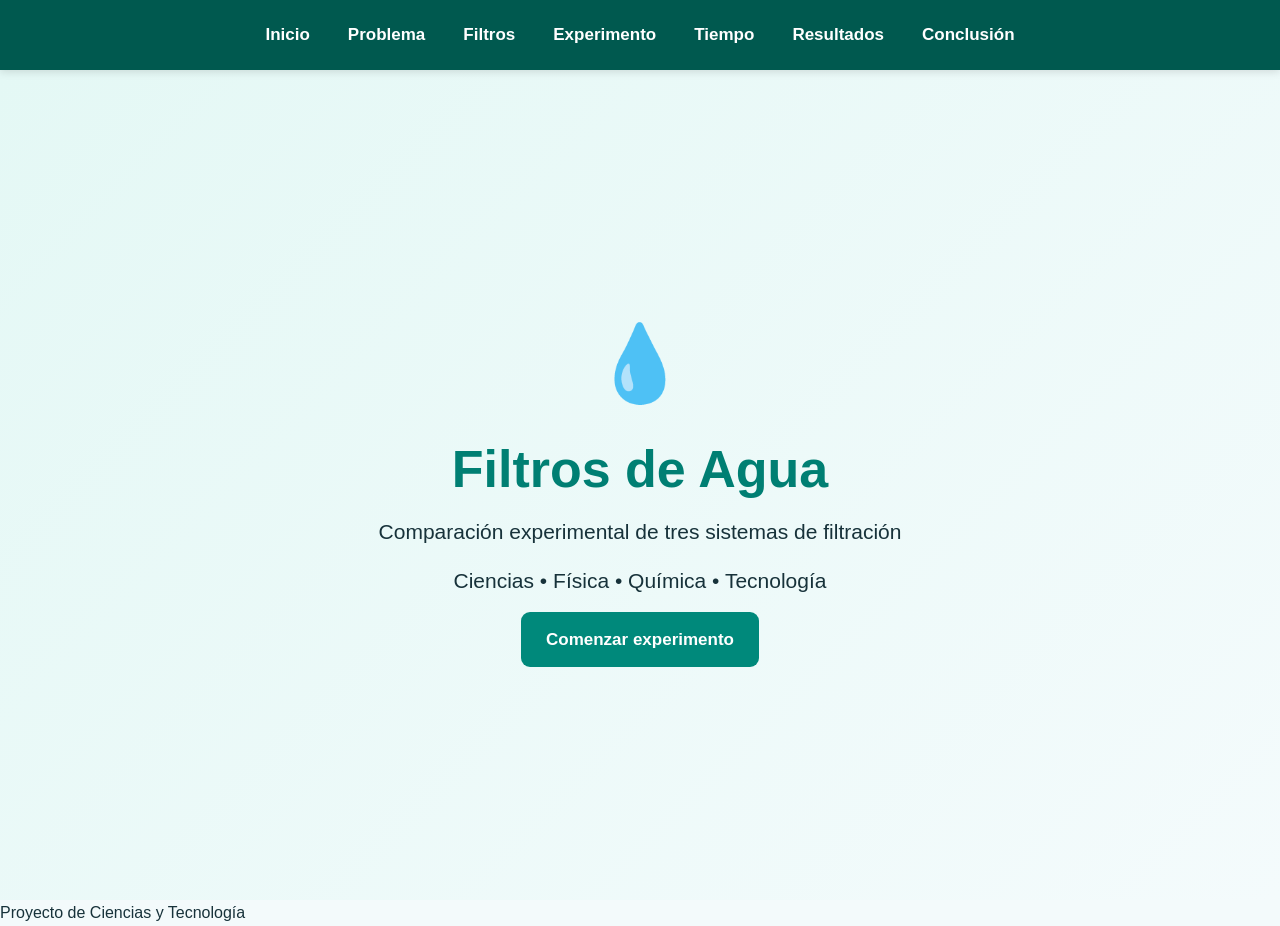
<file: index.html>
<!DOCTYPE html>

<html lang="es">

<head>

<meta charset="UTF-8">

<meta name="viewport"
content="width=device-width, initial-scale=1.0">

<title>Filtros de Agua</title>

<link rel="stylesheet" href="estilos.css">

</head>


<body>


<nav>

<a href="index.html">Inicio</a>

<a href="problema.html">Problema</a>

<a href="filtros.html">Filtros</a>

<a href="experimento.html">Experimento</a>

<a href="tiempo.html">Tiempo</a>

<a href="resultados.html">Resultados</a>

<a href="conclusion.html">Conclusión</a>

</nav>


<div class="hero">

<div>

<div class="gota">💧</div>

<h1>Filtros de Agua</h1>

<p>
Comparación experimental de tres sistemas de filtración
</p>

<p>
Ciencias • Física • Química • Tecnología
</p>

<a class="boton" href="problema.html">
Comenzar experimento
</a>

</div>

</div>


<footer>

Proyecto de Ciencias y Tecnología

</footer>


</body>

</html>
</file>
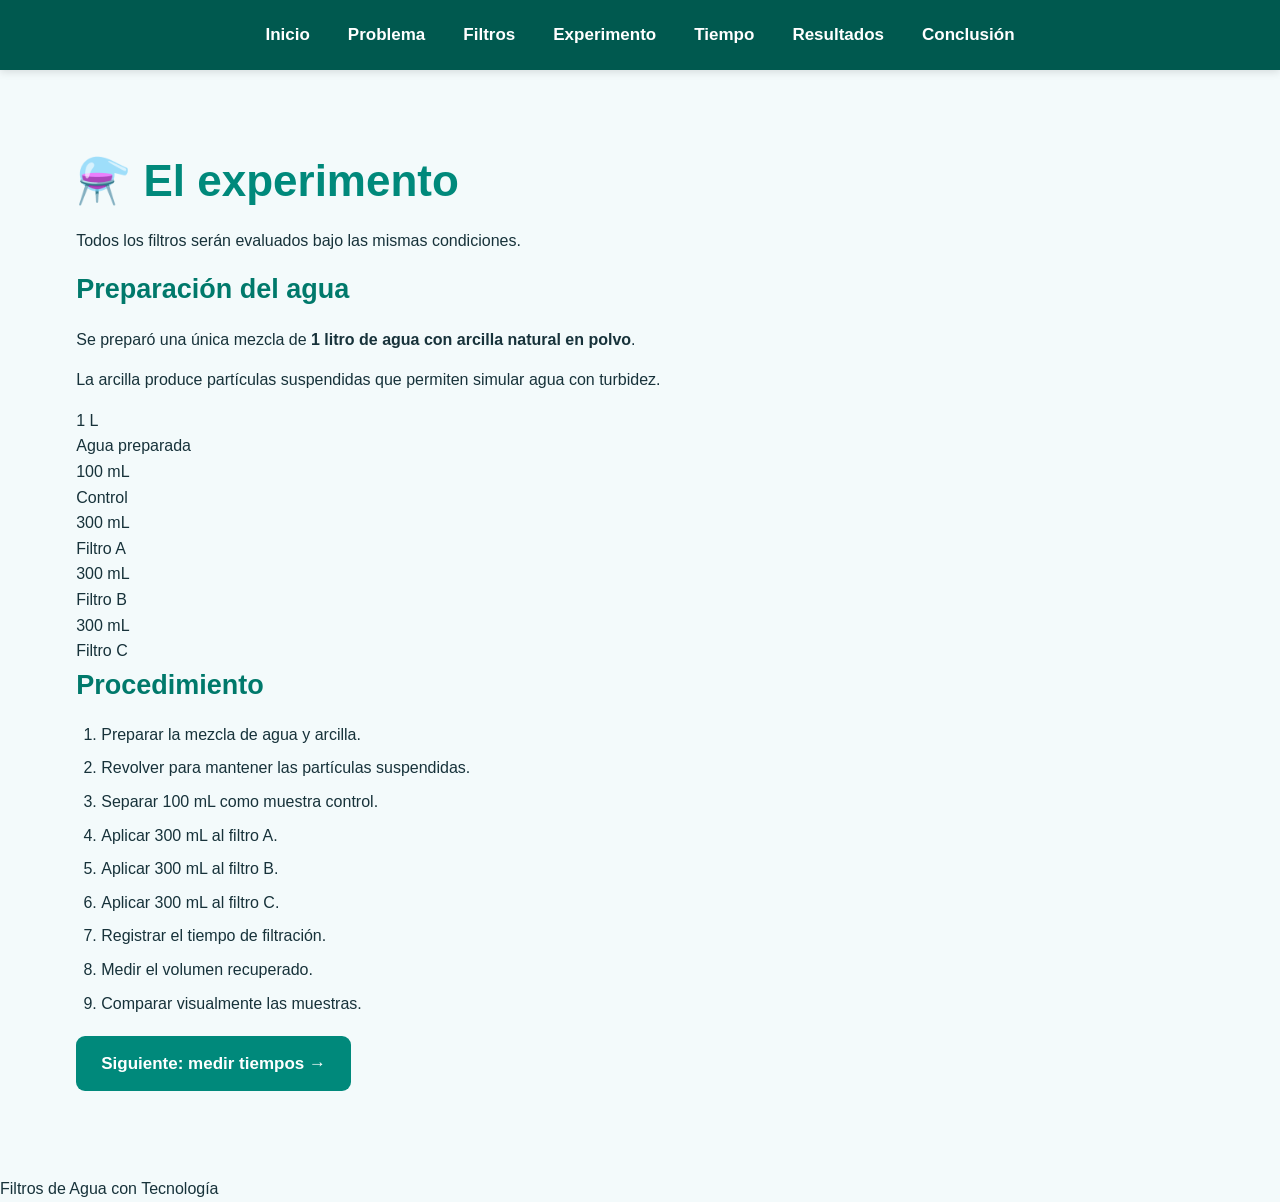
<file: experimento.html>
<!DOCTYPE html>

<html lang="es">

<head>

<meta charset="UTF-8">

<title>Experimento</title>

<link rel="stylesheet" href="estilos.css">

</head>


<body>


<nav>

<a href="index.html">Inicio</a>
<a href="problema.html">Problema</a>
<a href="filtros.html">Filtros</a>
<a href="experimento.html">Experimento</a>
<a href="tiempo.html">Tiempo</a>
<a href="resultados.html">Resultados</a>
<a href="conclusion.html">Conclusión</a>

</nav>


<div class="contenedor">


<div class="titulo-pagina">

<h1>⚗️ El experimento</h1>

<p>
Todos los filtros serán evaluados
bajo las mismas condiciones.
</p>

</div>


<h2>Preparación del agua</h2>

<p>

Se preparó una única mezcla de
<strong>1 litro de agua con arcilla natural en polvo</strong>.

</p>

<p>

La arcilla produce partículas suspendidas
que permiten simular agua con turbidez.

</p>


<div class="datos">


<div class="dato">

<div class="numero">1 L</div>

Agua preparada

</div>


<div class="dato">

<div class="numero">100 mL</div>

Control

</div>


<div class="dato">

<div class="numero">300 mL</div>

Filtro A

</div>


<div class="dato">

<div class="numero">300 mL</div>

Filtro B

</div>


<div class="dato">

<div class="numero">300 mL</div>

Filtro C

</div>


</div>


<h2>Procedimiento</h2>

<ol>

<li>
Preparar la mezcla de agua y arcilla.
</li>

<li>
Revolver para mantener las partículas suspendidas.
</li>

<li>
Separar 100 mL como muestra control.
</li>

<li>
Aplicar 300 mL al filtro A.
</li>

<li>
Aplicar 300 mL al filtro B.
</li>

<li>
Aplicar 300 mL al filtro C.
</li>

<li>
Registrar el tiempo de filtración.
</li>

<li>
Medir el volumen recuperado.
</li>

<li>
Comparar visualmente las muestras.
</li>

</ol>


<a class="boton" href="tiempo.html">
Siguiente: medir tiempos →
</a>


</div>


<footer>

Filtros de Agua con Tecnología

</footer>


</body>

</html>
</file>
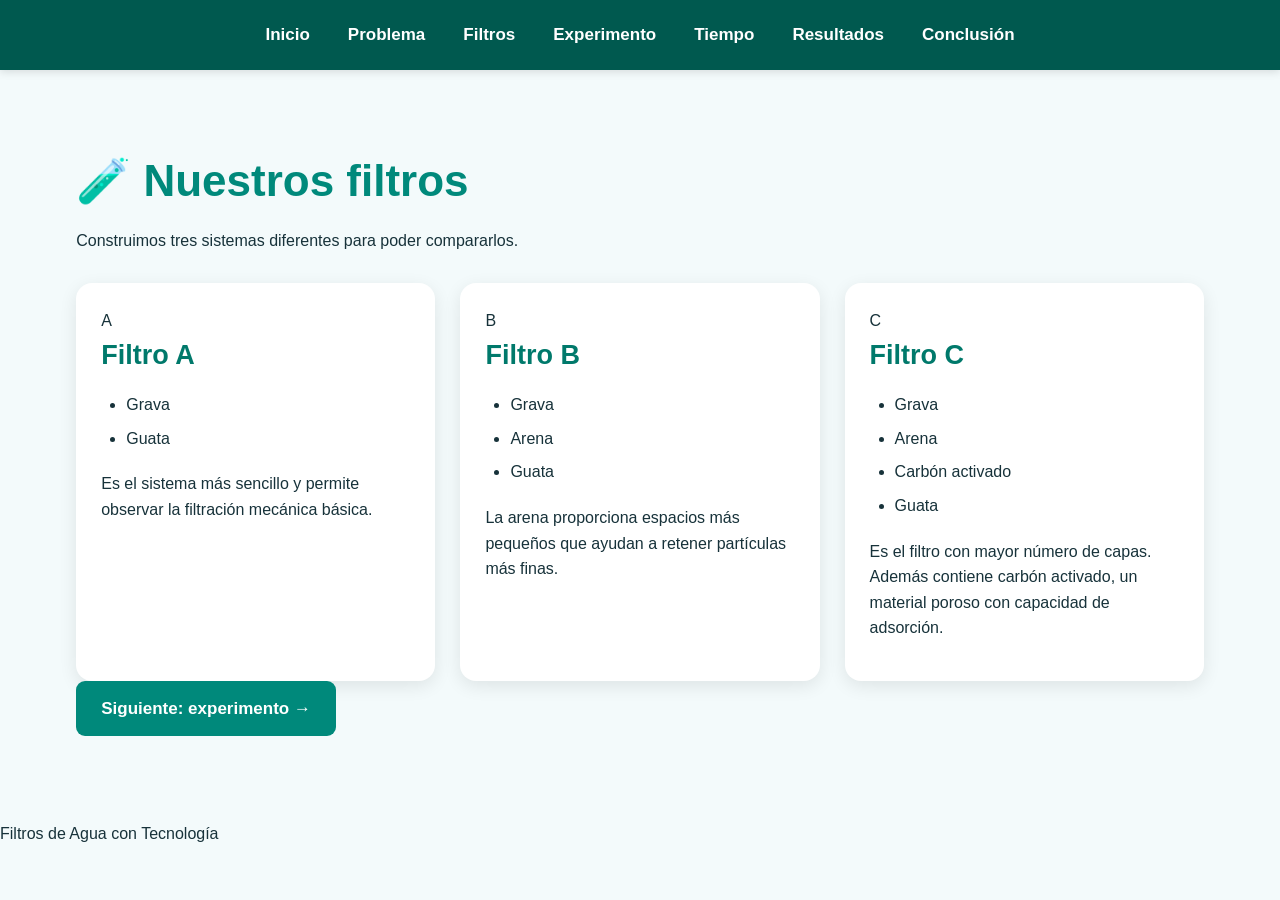
<file: filtros.html>
<!DOCTYPE html>

<html lang="es">

<head>

<meta charset="UTF-8">

<title>Nuestros filtros</title>

<link rel="stylesheet" href="estilos.css">

</head>


<body>


<nav>

<a href="index.html">Inicio</a>
<a href="problema.html">Problema</a>
<a href="filtros.html">Filtros</a>
<a href="experimento.html">Experimento</a>
<a href="tiempo.html">Tiempo</a>
<a href="resultados.html">Resultados</a>
<a href="conclusion.html">Conclusión</a>

</nav>


<div class="contenedor">


<div class="titulo-pagina">

<h1>🧪 Nuestros filtros</h1>

<p>
Construimos tres sistemas diferentes
para poder compararlos.
</p>

</div>


<div class="tarjetas">


<div class="tarjeta">

<div class="letra">A</div>

<h2>Filtro A</h2>

<ul>

<li>Grava</li>
<li>Guata</li>

</ul>

<p>

Es el sistema más sencillo y permite
observar la filtración mecánica básica.

</p>

</div>


<div class="tarjeta">

<div class="letra">B</div>

<h2>Filtro B</h2>

<ul>

<li>Grava</li>
<li>Arena</li>
<li>Guata</li>

</ul>

<p>

La arena proporciona espacios más pequeños
que ayudan a retener partículas más finas.

</p>

</div>


<div class="tarjeta">

<div class="letra">C</div>

<h2>Filtro C</h2>

<ul>

<li>Grava</li>
<li>Arena</li>
<li>Carbón activado</li>
<li>Guata</li>

</ul>

<p>

Es el filtro con mayor número de capas.
Además contiene carbón activado,
un material poroso con capacidad de adsorción.

</p>

</div>


</div>


<a class="boton" href="experimento.html">
Siguiente: experimento →
</a>


</div>


<footer>

Filtros de Agua con Tecnología

</footer>


</body>

</html>
</file>
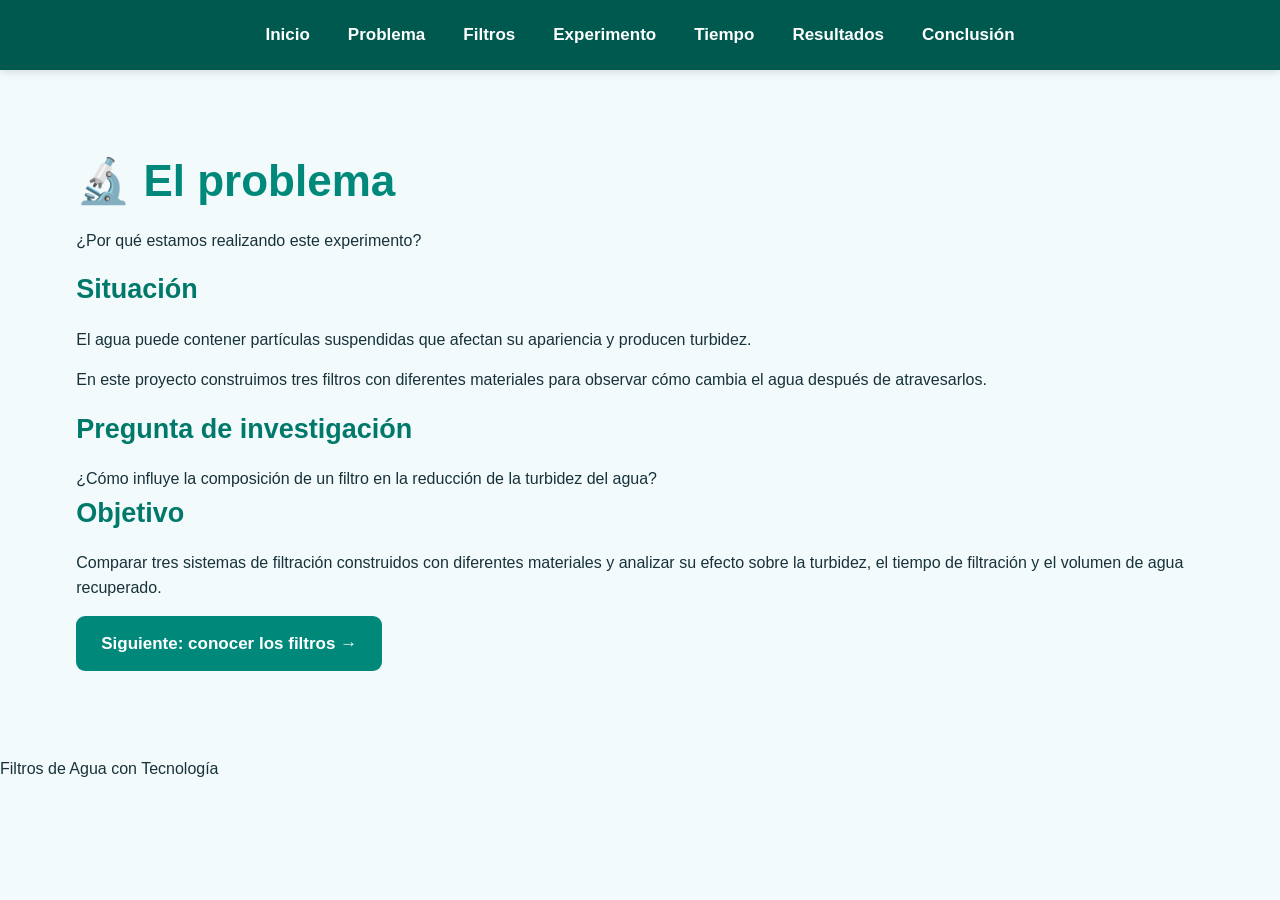
<file: problema.html>
<!DOCTYPE html>

<html lang="es">

<head>

<meta charset="UTF-8">

<title>El problema</title>

<link rel="stylesheet" href="estilos.css">

</head>


<body>


<nav>

<a href="index.html">Inicio</a>
<a href="problema.html">Problema</a>
<a href="filtros.html">Filtros</a>
<a href="experimento.html">Experimento</a>
<a href="tiempo.html">Tiempo</a>
<a href="resultados.html">Resultados</a>
<a href="conclusion.html">Conclusión</a>

</nav>


<div class="contenedor">

<div class="titulo-pagina">

<h1>🔬 El problema</h1>

<p>
¿Por qué estamos realizando este experimento?
</p>

</div>


<h2>Situación</h2>

<p>

El agua puede contener partículas suspendidas
que afectan su apariencia y producen turbidez.

</p>

<p>

En este proyecto construimos tres filtros
con diferentes materiales para observar
cómo cambia el agua después de atravesarlos.

</p>


<h2>Pregunta de investigación</h2>

<div class="pregunta">

¿Cómo influye la composición de un filtro
en la reducción de la turbidez del agua?

</div>


<h2>Objetivo</h2>

<p>

Comparar tres sistemas de filtración construidos
con diferentes materiales y analizar su efecto
sobre la turbidez, el tiempo de filtración
y el volumen de agua recuperado.

</p>


<a class="boton" href="filtros.html">
Siguiente: conocer los filtros →
</a>


</div>


<footer>

Filtros de Agua con Tecnología

</footer>


</body>

</html>
</file>
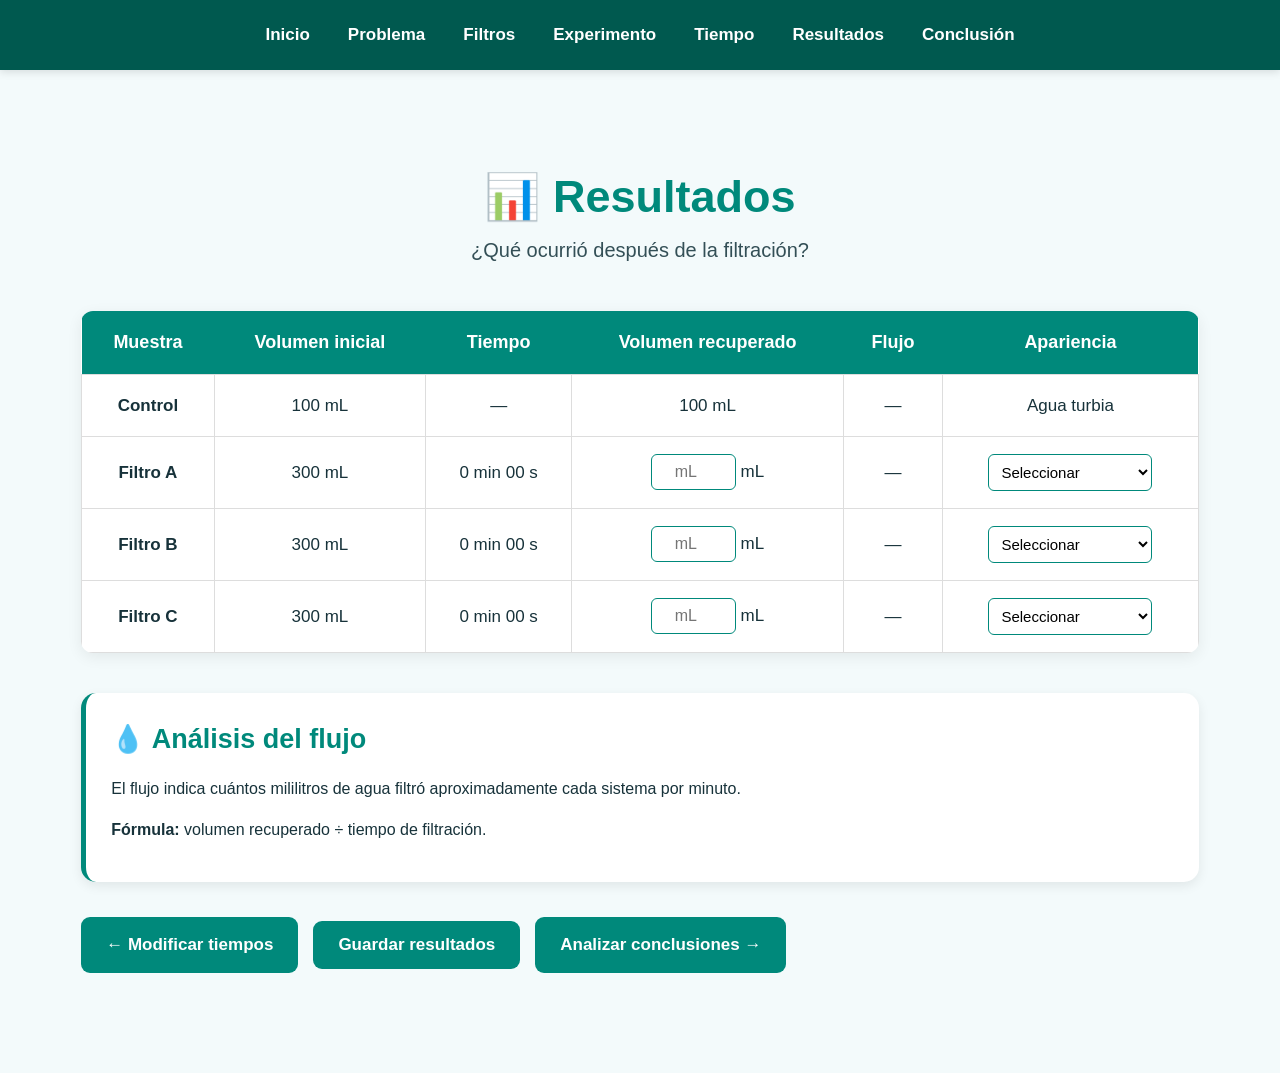
<file: resultados.html>
<!DOCTYPE html>
<html lang="es">
<head>
    <meta charset="UTF-8">
    <meta name="viewport" content="width=device-width, initial-scale=1.0">

    <title>Resultados</title>

    <link rel="stylesheet" href="estilos.css">

    <style>

        .contenedor-resultados {
            max-width: 1200px;
            margin: 70px auto;
            padding: 30px;
        }

        .titulo-resultados {
            text-align: center;
            color: #00897b;
            font-size: 45px;
            margin-bottom: 10px;
        }

        .subtitulo {
            text-align: center;
            font-size: 20px;
            margin-bottom: 45px;
        }

        .tabla-resultados {
            width: 100%;
            border-collapse: collapse;
            background: white;
            margin-top: 20px;
        }

        .tabla-resultados th {
            background: #00897b;
            color: white;
            padding: 17px;
            font-size: 18px;
        }

        .tabla-resultados td {
            padding: 17px;
            text-align: center;
            border: 1px solid #ddd;
            font-size: 17px;
        }

        .entrada-volumen {
            width: 85px;
            padding: 8px;
            text-align: center;
            border: 1px solid #00897b;
            border-radius: 6px;
            font-size: 16px;
        }

        .apariencia {
            padding: 8px;
            border: 1px solid #00897b;
            border-radius: 6px;
            font-size: 15px;
        }

        .botones {
            margin-top: 35px;
            display: flex;
            gap: 15px;
            flex-wrap: wrap;
        }

        .boton {
            display: inline-block;
            background: #00897b;
            color: white;
            border: none;
            padding: 14px 25px;
            border-radius: 9px;
            font-size: 17px;
            cursor: pointer;
            text-decoration: none;
        }

        .boton:hover {
            background: #00695c;
        }

        .resumen {
            margin-top: 40px;
            background: white;
            border-radius: 15px;
            padding: 25px;
            box-shadow: 0 4px 12px rgba(0,0,0,0.08);
        }

        .resumen h2 {
            color: #00897b;
        }

        @media(max-width:800px) {

            .contenedor-resultados {
                overflow-x: auto;
            }

            .tabla-resultados {
                min-width: 900px;
            }
        }

    </style>
</head>


<body>

<nav>
    <a href="index.html">Inicio</a>
    <a href="problema.html">Problema</a>
    <a href="filtros.html">Filtros</a>
    <a href="experimento.html">Experimento</a>
    <a href="tiempo.html">Tiempo</a>
    <a href="resultados.html">Resultados</a>
    <a href="conclusion.html">Conclusión</a>
</nav>


<main class="contenedor-resultados">

    <h1 class="titulo-resultados">📊 Resultados</h1>

    <p class="subtitulo">
        ¿Qué ocurrió después de la filtración?
    </p>


    <table class="tabla-resultados">

        <thead>
            <tr>
                <th>Muestra</th>
                <th>Volumen inicial</th>
                <th>Tiempo</th>
                <th>Volumen recuperado</th>
                <th>Flujo</th>
                <th>Apariencia</th>
            </tr>
        </thead>

        <tbody>

            <tr>
                <td><strong>Control</strong></td>
                <td>100 mL</td>
                <td>—</td>
                <td>100 mL</td>
                <td>—</td>
                <td>Agua turbia</td>
            </tr>


            <tr>
                <td><strong>Filtro A</strong></td>

                <td>300 mL</td>

                <td id="tiempoA">—</td>

                <td>
                    <input
                    class="entrada-volumen"
                    type="number"
                    id="volA"
                    placeholder="mL"
                    oninput="actualizarResultados()">
                    mL
                </td>

                <td id="flujoA">—</td>

                <td>
                    <select
                    class="apariencia"
                    id="aparienciaA"
                    onchange="guardarResultados()">

                        <option value="">Seleccionar</option>
                        <option>Muy turbia</option>
                        <option>Turbia</option>
                        <option>Ligeramente turbia</option>
                        <option>Más clara</option>
                        <option>Muy clara</option>

                    </select>
                </td>
            </tr>


            <tr>
                <td><strong>Filtro B</strong></td>

                <td>300 mL</td>

                <td id="tiempoB">—</td>

                <td>
                    <input
                    class="entrada-volumen"
                    type="number"
                    id="volB"
                    placeholder="mL"
                    oninput="actualizarResultados()">
                    mL
                </td>

                <td id="flujoB">—</td>

                <td>
                    <select
                    class="apariencia"
                    id="aparienciaB"
                    onchange="guardarResultados()">

                        <option value="">Seleccionar</option>
                        <option>Muy turbia</option>
                        <option>Turbia</option>
                        <option>Ligeramente turbia</option>
                        <option>Más clara</option>
                        <option>Muy clara</option>

                    </select>
                </td>
            </tr>


            <tr>
                <td><strong>Filtro C</strong></td>

                <td>300 mL</td>

                <td id="tiempoC">—</td>

                <td>
                    <input
                    class="entrada-volumen"
                    type="number"
                    id="volC"
                    placeholder="mL"
                    oninput="actualizarResultados()">
                    mL
                </td>

                <td id="flujoC">—</td>

                <td>
                    <select
                    class="apariencia"
                    id="aparienciaC"
                    onchange="guardarResultados()">

                        <option value="">Seleccionar</option>
                        <option>Muy turbia</option>
                        <option>Turbia</option>
                        <option>Ligeramente turbia</option>
                        <option>Más clara</option>
                        <option>Muy clara</option>

                    </select>
                </td>
            </tr>

        </tbody>

    </table>


    <div class="resumen">

        <h2>💧 Análisis del flujo</h2>

        <p>
            El flujo indica cuántos mililitros de agua filtró
            aproximadamente cada sistema por minuto.
        </p>

        <p>
            <strong>Fórmula:</strong>
            volumen recuperado ÷ tiempo de filtración.
        </p>

    </div>


    <div class="botones">

        <a href="tiempo.html" class="boton">
            ← Modificar tiempos
        </a>

        <button class="boton" onclick="guardarResultados()">
            Guardar resultados
        </button>

        <a href="conclusion.html" class="boton">
            Analizar conclusiones →
        </a>

    </div>

</main>


<script>

/* -------------------------
   RECUPERAR LOS TIEMPOS
-------------------------- */

const tiemposGuardados =
    JSON.parse(localStorage.getItem("tiemposFiltros")) || {};


function mostrarTiempo(minutos, segundos) {

    minutos = Number(minutos || 0);
    segundos = Number(segundos || 0);

    return minutos + " min " +
           segundos.toString().padStart(2, "0") +
           " s";
}


document.getElementById("tiempoA").textContent =
    mostrarTiempo(
        tiemposGuardados.minA,
        tiemposGuardados.segA
    );


document.getElementById("tiempoB").textContent =
    mostrarTiempo(
        tiemposGuardados.minB,
        tiemposGuardados.segB
    );


document.getElementById("tiempoC").textContent =
    mostrarTiempo(
        tiemposGuardados.minC,
        tiemposGuardados.segC
    );


/* -------------------------
   CALCULAR FLUJO
-------------------------- */

function calcularFlujo(volumen, minutos, segundos) {

    volumen = Number(volumen);

    let tiempoSegundos =
        Number(minutos || 0) * 60 +
        Number(segundos || 0);

    if (!volumen || tiempoSegundos <= 0) {
        return "—";
    }

    let tiempoMinutos =
        tiempoSegundos / 60;

    let flujo =
        volumen / tiempoMinutos;

    return flujo.toFixed(1) + " mL/min";
}


/* -------------------------
   ACTUALIZAR RESULTADOS
-------------------------- */

function actualizarResultados() {

    let volA =
        document.getElementById("volA").value;

    let volB =
        document.getElementById("volB").value;

    let volC =
        document.getElementById("volC").value;


    document.getElementById("flujoA").textContent =
        calcularFlujo(
            volA,
            tiemposGuardados.minA,
            tiemposGuardados.segA
        );


    document.getElementById("flujoB").textContent =
        calcularFlujo(
            volB,
            tiemposGuardados.minB,
            tiemposGuardados.segB
        );


    document.getElementById("flujoC").textContent =
        calcularFlujo(
            volC,
            tiemposGuardados.minC,
            tiemposGuardados.segC
        );


    guardarResultados();
}


/* -------------------------
   GUARDAR RESULTADOS
-------------------------- */

function guardarResultados() {

    const resultados = {

        volA:
            document.getElementById("volA").value,

        volB:
            document.getElementById("volB").value,

        volC:
            document.getElementById("volC").value,

        aparienciaA:
            document.getElementById("aparienciaA").value,

        aparienciaB:
            document.getElementById("aparienciaB").value,

        aparienciaC:
            document.getElementById("aparienciaC").value
    };

    localStorage.setItem(
        "resultadosFiltros",
        JSON.stringify(resultados)
    );
}


/* -------------------------
   RECUPERAR RESULTADOS
-------------------------- */

window.onload = function() {

    const guardados =
        JSON.parse(
            localStorage.getItem("resultadosFiltros")
        );

    if (guardados) {

        document.getElementById("volA").value =
            guardados.volA || "";

        document.getElementById("volB").value =
            guardados.volB || "";

        document.getElementById("volC").value =
            guardados.volC || "";

        document.getElementById("aparienciaA").value =
            guardados.aparienciaA || "";

        document.getElementById("aparienciaB").value =
            guardados.aparienciaB || "";

        document.getElementById("aparienciaC").value =
            guardados.aparienciaC || "";
    }

    actualizarResultados();
};

</script>

</body>
</html>
</file>
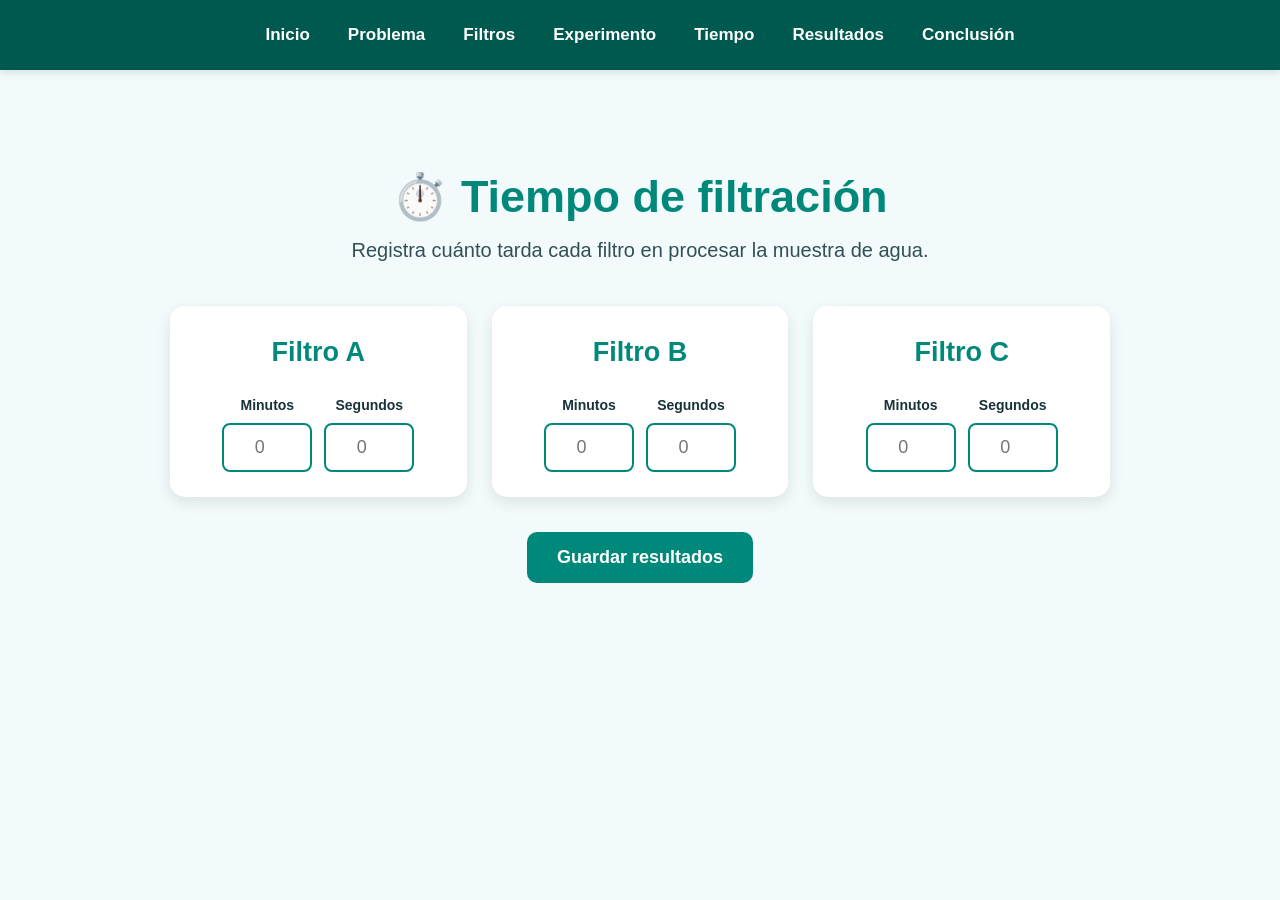
<file: tiempo.html>
<!DOCTYPE html>
<html lang="es">
<head>
    <meta charset="UTF-8">
    <meta name="viewport" content="width=device-width, initial-scale=1.0">
    <title>Tiempo de filtración</title>
    <link rel="stylesheet" href="estilos.css">

    <style>
        .contenedor-tiempo {
            max-width: 1000px;
            margin: 70px auto;
            padding: 30px;
        }

        .titulo-tiempo {
            text-align: center;
            color: #00897b;
            font-size: 45px;
            margin-bottom: 10px;
        }

        .subtitulo {
            text-align: center;
            font-size: 20px;
            margin-bottom: 40px;
        }

        .tarjetas-tiempo {
            display: grid;
            grid-template-columns: repeat(3, 1fr);
            gap: 25px;
        }

        .tarjeta-tiempo {
            background: white;
            border-radius: 15px;
            padding: 25px;
            box-shadow: 0 5px 15px rgba(0,0,0,0.10);
            text-align: center;
        }

        .tarjeta-tiempo h2 {
            color: #00897b;
        }

        .campos-tiempo {
            display: flex;
            justify-content: center;
            gap: 12px;
            margin-top: 20px;
        }

        .campo {
            display: flex;
            flex-direction: column;
        }

        .campo label {
            font-size: 14px;
            margin-bottom: 6px;
        }

        .campo input {
            width: 90px;
            padding: 12px;
            font-size: 18px;
            text-align: center;
            border: 2px solid #00897b;
            border-radius: 8px;
        }

        .botonera {
            text-align: center;
            margin-top: 35px;
        }

        .boton-guardar {
            background: #00897b;
            color: white;
            border: none;
            padding: 15px 30px;
            font-size: 18px;
            border-radius: 10px;
            cursor: pointer;
        }

        .boton-guardar:hover {
            background: #00695c;
        }

        #mensaje {
            text-align: center;
            color: #00796b;
            font-weight: bold;
            margin-top: 20px;
            font-size: 18px;
        }

        @media (max-width: 800px) {
            .tarjetas-tiempo {
                grid-template-columns: 1fr;
            }
        }
    </style>
</head>

<body>

<nav>
    <a href="index.html">Inicio</a>
    <a href="problema.html">Problema</a>
    <a href="filtros.html">Filtros</a>
    <a href="experimento.html">Experimento</a>
    <a href="tiempo.html">Tiempo</a>
    <a href="resultados.html">Resultados</a>
    <a href="conclusion.html">Conclusión</a>
</nav>

<main class="contenedor-tiempo">

    <h1 class="titulo-tiempo">⏱️ Tiempo de filtración</h1>

    <p class="subtitulo">
        Registra cuánto tarda cada filtro en procesar la muestra de agua.
    </p>

    <div class="tarjetas-tiempo">

        <div class="tarjeta-tiempo">
            <h2>Filtro A</h2>

            <div class="campos-tiempo">
                <div class="campo">
                    <label>Minutos</label>
                    <input type="number" id="minA" min="0" placeholder="0">
                </div>

                <div class="campo">
                    <label>Segundos</label>
                    <input type="number" id="segA" min="0" max="59" placeholder="0">
                </div>
            </div>
        </div>

        <div class="tarjeta-tiempo">
            <h2>Filtro B</h2>

            <div class="campos-tiempo">
                <div class="campo">
                    <label>Minutos</label>
                    <input type="number" id="minB" min="0" placeholder="0">
                </div>

                <div class="campo">
                    <label>Segundos</label>
                    <input type="number" id="segB" min="0" max="59" placeholder="0">
                </div>
            </div>
        </div>

        <div class="tarjeta-tiempo">
            <h2>Filtro C</h2>

            <div class="campos-tiempo">
                <div class="campo">
                    <label>Minutos</label>
                    <input type="number" id="minC" min="0" placeholder="0">
                </div>

                <div class="campo">
                    <label>Segundos</label>
                    <input type="number" id="segC" min="0" max="59" placeholder="0">
                </div>
            </div>
        </div>

    </div>

    <div class="botonera">
        <button class="boton-guardar" onclick="guardarTiempos()">
            Guardar resultados
        </button>
    </div>

    <div id="mensaje"></div>

</main>

<script>

function guardarTiempos() {

    const datos = {
        minA: document.getElementById("minA").value || 0,
        segA: document.getElementById("segA").value || 0,

        minB: document.getElementById("minB").value || 0,
        segB: document.getElementById("segB").value || 0,

        minC: document.getElementById("minC").value || 0,
        segC: document.getElementById("segC").value || 0
    };

    localStorage.setItem("tiemposFiltros", JSON.stringify(datos));

    document.getElementById("mensaje").innerHTML =
        "✓ Tiempos guardados correctamente";

    setTimeout(function() {
        window.location.href = "resultados.html";
    }, 800);
}


/* Recupera los tiempos si volvemos a esta página */

window.onload = function() {

    const guardados = localStorage.getItem("tiemposFiltros");

    if (guardados) {

        const datos = JSON.parse(guardados);

        document.getElementById("minA").value = datos.minA;
        document.getElementById("segA").value = datos.segA;

        document.getElementById("minB").value = datos.minB;
        document.getElementById("segB").value = datos.segB;

        document.getElementById("minC").value = datos.minC;
        document.getElementById("segC").value = datos.segC;
    }
};

</script>

</body>
</html>
</file>
<file: estilos.css>
/* =========================================================
   PROYECTO: FILTROS DE AGUA CON TECNOLOGÍA
   HOJA DE ESTILOS GENERAL
   Responsive: computador, tablet y celular
========================================================= */


/* =========================================================
   1. CONFIGURACIÓN GENERAL
========================================================= */

* {
    box-sizing: border-box;
    margin: 0;
    padding: 0;
}

html {
    width: 100%;
    scroll-behavior: smooth;
}

body {
    width: 100%;
    min-height: 100vh;

    font-family: Arial, Helvetica, sans-serif;

    background: #f3fafb;
    color: #17323a;

    line-height: 1.6;

    overflow-x: hidden;
}


/* =========================================================
   2. IMÁGENES
========================================================= */

img {
    max-width: 100%;
    height: auto;
    display: block;
}


/* =========================================================
   3. MENÚ DE NAVEGACIÓN
========================================================= */

nav {
    width: 100%;

    min-height: 70px;

    background: #00594f;

    display: flex;
    justify-content: center;
    align-items: center;
    flex-wrap: wrap;

    gap: 10px;

    padding: 10px 25px;

    position: sticky;
    top: 0;

    z-index: 1000;

    box-shadow: 0 2px 8px rgba(0, 0, 0, 0.12);
}


nav a {
    color: white;

    text-decoration: none;

    font-size: 17px;
    font-weight: bold;

    padding: 9px 14px;

    border-radius: 8px;

    transition: 0.25s;
}


nav a:hover {
    background: rgba(255, 255, 255, 0.18);
}


/* =========================================================
   4. LOGO
========================================================= */

.logo {
    height: 50px;
    width: auto;

    object-fit: contain;

    margin-right: 20px;
}


/* =========================================================
   5. CONTENEDORES GENERALES
========================================================= */

main,
.container,
.contenedor,
.contenedor-tiempo,
.contenedor-resultados {

    width: 92%;

    max-width: 1200px;

    margin: 60px auto;

    padding: 25px;
}


/* =========================================================
   6. TÍTULOS
========================================================= */

h1 {
    color: #00897b;

    font-size: 44px;

    line-height: 1.2;

    margin-bottom: 20px;
}


h2 {
    color: #00796b;

    font-size: 27px;

    margin-bottom: 15px;
}


h3 {
    color: #00796b;

    margin-bottom: 10px;
}


p {
    margin-bottom: 15px;
}


.titulo-tiempo,
.titulo-resultados {

    text-align: center;

    color: #00897b;

    font-size: 45px;

    line-height: 1.2;

    margin-bottom: 10px;
}


.subtitulo {

    text-align: center;

    font-size: 20px;

    margin-bottom: 40px;

    color: #334f56;
}


/* =========================================================
   7. PORTADA / HERO
========================================================= */

.hero {

    min-height: calc(100vh - 70px);

    display: flex;

    flex-direction: column;

    align-items: center;

    justify-content: center;

    text-align: center;

    padding: 50px 20px;

    background:
        linear-gradient(
            135deg,
            #e4f8f5,
            #f4fbfc
        );
}


.hero h1 {

    font-size: 52px;

    color: #007f73;

    margin-bottom: 15px;
}


.hero p {

    font-size: 21px;

    max-width: 750px;

    margin-left: auto;

    margin-right: auto;
}


/* =========================================================
   8. GOTA DE AGUA
========================================================= */

.water-drop,
.gota {

    font-size: 75px;

    margin-bottom: 15px;

    animation: flotar 2.5s ease-in-out infinite;
}


@keyframes flotar {

    0%,
    100% {
        transform: translateY(0);
    }

    50% {
        transform: translateY(-10px);
    }
}


/* =========================================================
   9. TARJETAS GENERALES
========================================================= */

.cards,
.tarjetas {

    display: grid;

    grid-template-columns:
        repeat(3, minmax(0, 1fr));

    gap: 25px;

    margin-top: 30px;
}


.card,
.tarjeta {

    background: white;

    border-radius: 16px;

    padding: 25px;

    box-shadow:
        0 5px 18px rgba(0, 0, 0, 0.09);

    transition:
        transform 0.25s,
        box-shadow 0.25s;
}


.card:hover,
.tarjeta:hover {

    transform: translateY(-5px);

    box-shadow:
        0 9px 25px rgba(0, 0, 0, 0.13);
}


/* =========================================================
   10. TARJETAS DE TIEMPO
========================================================= */

.tarjetas-tiempo {

    display: grid;

    grid-template-columns:
        repeat(3, minmax(0, 1fr));

    gap: 25px;

    margin-top: 30px;
}


.tarjeta-tiempo {

    background: white;

    border-radius: 16px;

    padding: 25px;

    text-align: center;

    box-shadow:
        0 5px 18px rgba(0, 0, 0, 0.09);
}


.tarjeta-tiempo h2 {

    color: #00897b;
}


/* =========================================================
   11. CAMPOS DE TIEMPO
========================================================= */

.campos-tiempo {

    display: flex;

    justify-content: center;

    align-items: center;

    gap: 12px;

    margin-top: 20px;
}


.campo {

    display: flex;

    flex-direction: column;

    align-items: center;
}


.campo label {

    font-size: 14px;

    font-weight: bold;

    margin-bottom: 6px;
}


.campo input {

    width: 90px;

    padding: 12px;

    font-size: 18px;

    text-align: center;

    border: 2px solid #00897b;

    border-radius: 8px;

    background: white;
}


/* =========================================================
   12. INPUTS Y SELECT
========================================================= */

input,
select {

    font-family: inherit;
}


input:focus,
select:focus {

    outline: 3px solid rgba(0, 137, 123, 0.18);

    border-color: #00897b;
}


.entrada-volumen {

    width: 85px;

    padding: 8px;

    text-align: center;

    border: 1px solid #00897b;

    border-radius: 6px;

    font-size: 16px;
}


.apariencia {

    padding: 8px;

    border: 1px solid #00897b;

    border-radius: 6px;

    background: white;

    font-size: 15px;
}


/* =========================================================
   13. BOTONES
========================================================= */

.boton,
.boton-guardar,
button {

    display: inline-block;

    background: #00897b;

    color: white;

    border: none;

    padding: 14px 25px;

    border-radius: 9px;

    font-size: 17px;

    font-weight: 600;

    text-decoration: none;

    cursor: pointer;

    transition: 0.25s;
}


.boton:hover,
.boton-guardar:hover,
button:hover {

    background: #00695c;

    transform: translateY(-2px);
}


.botonera {

    text-align: center;

    margin-top: 35px;
}


.botones {

    margin-top: 35px;

    display: flex;

    justify-content: flex-start;

    align-items: center;

    flex-wrap: wrap;

    gap: 15px;
}


/* =========================================================
   14. MENSAJES
========================================================= */

#mensaje {

    text-align: center;

    color: #00796b;

    font-weight: bold;

    margin-top: 20px;

    font-size: 18px;
}


/* =========================================================
   15. TABLAS
========================================================= */

.tabla-resultados,
table {

    width: 100%;

    border-collapse: collapse;

    background: white;

    margin-top: 20px;

    border-radius: 12px;

    overflow: hidden;

    box-shadow:
        0 4px 15px rgba(0, 0, 0, 0.07);
}


.tabla-resultados th,
table th {

    background: #00897b;

    color: white;

    padding: 16px 12px;

    font-size: 17px;

    text-align: center;
}


.tabla-resultados td,
table td {

    padding: 16px 12px;

    text-align: center;

    border: 1px solid #dddddd;

    font-size: 16px;
}


/* =========================================================
   16. RESUMEN DE RESULTADOS
========================================================= */

.resumen {

    margin-top: 35px;

    background: white;

    border-radius: 15px;

    padding: 25px;

    box-shadow:
        0 4px 12px rgba(0, 0, 0, 0.08);

    border-left: 5px solid #00897b;
}


.resumen h2 {

    color: #00897b;
}


/* =========================================================
   17. CONCLUSIONES
========================================================= */

.conclusion {

    background: white;

    border-radius: 16px;

    padding: 30px;

    margin-top: 25px;

    box-shadow:
        0 5px 18px rgba(0, 0, 0, 0.08);
}


/* =========================================================
   18. ADVERTENCIA DE SEGURIDAD
========================================================= */

.warning,
.advertencia {

    background: #fff8e1;

    border-left: 5px solid #f9a825;

    padding: 20px;

    border-radius: 10px;

    margin-top: 25px;
}


/* =========================================================
   19. LISTAS
========================================================= */

ul,
ol {

    padding-left: 25px;

    margin-bottom: 20px;
}


li {

    margin-bottom: 8px;
}


/* =========================================================
   20. TABLET
   Pantallas menores a 900 px
========================================================= */

@media screen and (max-width: 900px) {

    nav {

        min-height: auto;

        padding: 10px 12px;

        gap: 5px 8px;
    }


    nav a {

        font-size: 15px;

        padding: 7px 10px;
    }


    .logo {

        height: 42px;

        margin-right: 8px;
    }


    main,
    .container,
    .contenedor,
    .contenedor-tiempo,
    .contenedor-resultados {

        width: 94%;

        margin: 40px auto;

        padding: 20px;
    }


    h1,
    .titulo-tiempo,
    .titulo-resultados {

        font-size: 38px;
    }


    .hero h1 {

        font-size: 43px;
    }


    .cards,
    .tarjetas {

        grid-template-columns:
            repeat(2, minmax(0, 1fr));
    }


    .tarjetas-tiempo {

        grid-template-columns: 1fr;
    }

}


/* =========================================================
   21. CELULAR
   Pantallas menores a 600 px
========================================================= */

@media screen and (max-width: 600px) {

    body {

        font-size: 16px;

        line-height: 1.5;
    }


    /* -----------------------------
       MENÚ MÓVIL
    ----------------------------- */

    nav {

        position: relative;

        width: 100%;

        min-height: auto;

        display: grid;

        grid-template-columns:
            repeat(2, minmax(0, 1fr));

        gap: 5px;

        padding: 8px;
    }


    nav a {

        width: 100%;

        font-size: 13px;

        padding: 8px 4px;

        text-align: center;

        border-radius: 6px;
    }


    nav a:hover {

        transform: none;
    }


    /* -----------------------------
       LOGO EN CELULAR
    ----------------------------- */

    nav a:has(.logo) {

        grid-column: 1 / -1;

        display: flex;

        justify-content: center;

        align-items: center;
    }


    .logo {

        height: 42px;

        width: auto;

        margin: 2px auto;
    }


    /* -----------------------------
       CONTENIDO
    ----------------------------- */

    main,
    .container,
    .contenedor,
    .contenedor-tiempo,
    .contenedor-resultados {

        width: 100%;

        max-width: 100%;

        margin: 20px auto;

        padding: 15px;
    }


    /* -----------------------------
       TÍTULOS
    ----------------------------- */

    h1,
    .titulo-tiempo,
    .titulo-resultados {

        font-size: 29px !important;

        line-height: 1.2;

        text-align: center;

        overflow-wrap: break-word;
    }


    h2 {

        font-size: 22px;
    }


    h3 {

        font-size: 19px;
    }


    .subtitulo {

        font-size: 16px;

        line-height: 1.5;

        margin-bottom: 25px;
    }


    /* -----------------------------
       PORTADA
    ----------------------------- */

    .hero {

        min-height: auto;

        padding: 45px 18px;
    }


    .hero h1 {

        font-size: 32px !important;
    }


    .hero p {

        font-size: 17px;
    }


    .water-drop,
    .gota {

        font-size: 55px;
    }


    /* -----------------------------
       TARJETAS
    ----------------------------- */

    .cards,
    .tarjetas,
    .tarjetas-tiempo {

        display: grid;

        grid-template-columns: 1fr;

        gap: 15px;

        width: 100%;
    }


    .card,
    .tarjeta,
    .tarjeta-tiempo {

        width: 100%;

        padding: 20px;

        margin: 0;
    }


    /* -----------------------------
       TIEMPOS
    ----------------------------- */

    .campos-tiempo {

        display: flex;

        justify-content: center;

        flex-wrap: wrap;

        gap: 12px;
    }


    .campo {

        flex: 1;

        min-width: 100px;
    }


    .campo input {

        width: 100%;

        max-width: 130px;

        min-height: 48px;

        font-size: 18px;
    }


    /* -----------------------------
       BOTONES
    ----------------------------- */

    .botonera {

        width: 100%;
    }


    .botones {

        display: flex;

        flex-direction: column;

        width: 100%;

        gap: 10px;
    }


    .boton,
    .boton-guardar,
    button {

        width: 100%;

        min-height: 48px;

        padding: 13px 15px;

        text-align: center;

        font-size: 16px;
    }


    /* -----------------------------
       TABLA DE RESULTADOS
       En celular se transforma
       en tarjetas
    ----------------------------- */

    .tabla-resultados {

        display: block;

        width: 100%;

        background: transparent;

        box-shadow: none;
    }


    .tabla-resultados thead {

        display: none;
    }


    .tabla-resultados tbody {

        display: block;

        width: 100%;
    }


    .tabla-resultados tr {

        display: block;

        width: 100%;

        background: white;

        margin-bottom: 18px;

        padding: 10px;

        border-radius: 14px;

        box-shadow:
            0 4px 14px rgba(0, 0, 0, 0.08);
    }


    .tabla-resultados td {

        display: flex;

        justify-content: space-between;

        align-items: center;

        gap: 12px;

        width: 100%;

        padding: 11px 8px;

        border: none;

        border-bottom: 1px solid #eeeeee;

        text-align: right;

        font-size: 15px;
    }


    .tabla-resultados td:last-child {

        border-bottom: none;
    }


    /*
       Agrega automáticamente el nombre
       de cada dato en el celular
    */

    .tabla-resultados td:nth-child(1)::before {

        content: "Muestra";

        font-weight: bold;

        color: #00796b;
    }


    .tabla-resultados td:nth-child(2)::before {

        content: "Volumen inicial";

        font-weight: bold;

        color: #00796b;
    }


    .tabla-resultados td:nth-child(3)::before {

        content: "Tiempo";

        font-weight: bold;

        color: #00796b;
    }


    .tabla-resultados td:nth-child(4)::before {

        content: "Volumen recuperado";

        font-weight: bold;

        color: #00796b;
    }


    .tabla-resultados td:nth-child(5)::before {

        content: "Flujo";

        font-weight: bold;

        color: #00796b;
    }


    .tabla-resultados td:nth-child(6)::before {

        content: "Apariencia";

        font-weight: bold;

        color: #00796b;
    }


    /* INPUT DEL VOLUMEN */

    .entrada-volumen {

        width: 70px;

        min-height: 42px;

        font-size: 16px;
    }


    /* SELECT DE APARIENCIA */

    .apariencia {

        max-width: 150px;

        min-height: 42px;

        font-size: 14px;
    }


    /* -----------------------------
       RESUMEN
    ----------------------------- */

    .resumen,
    .conclusion {

        width: 100%;

        padding: 20px;

        margin-top: 25px;
    }


    /* -----------------------------
       ADVERTENCIAS
    ----------------------------- */

    .warning,
    .advertencia {

        padding: 17px;

        font-size: 15px;
    }

}


/* =========================================================
   22. CELULARES MUY PEQUEÑOS
   Ej. 320 - 400 px
========================================================= */

@media screen and (max-width: 400px) {

    nav a {

        font-size: 12px;

        padding: 7px 2px;
    }


    h1,
    .titulo-tiempo,
    .titulo-resultados {

        font-size: 26px !important;
    }


    .hero h1 {

        font-size: 28px !important;
    }


    .hero p {

        font-size: 16px;
    }


    main,
    .container,
    .contenedor,
    .contenedor-tiempo,
    .contenedor-resultados {

        padding: 12px;
    }


    .card,
    .tarjeta,
    .tarjeta-tiempo {

        padding: 17px;
    }


    .tabla-resultados td {

        font-size: 14px;

        gap: 8px;
    }


    .tabla-resultados td::before {

        max-width: 45%;

        text-align: left;
    }


    .apariencia {

        max-width: 135px;
    }

}
</file>
